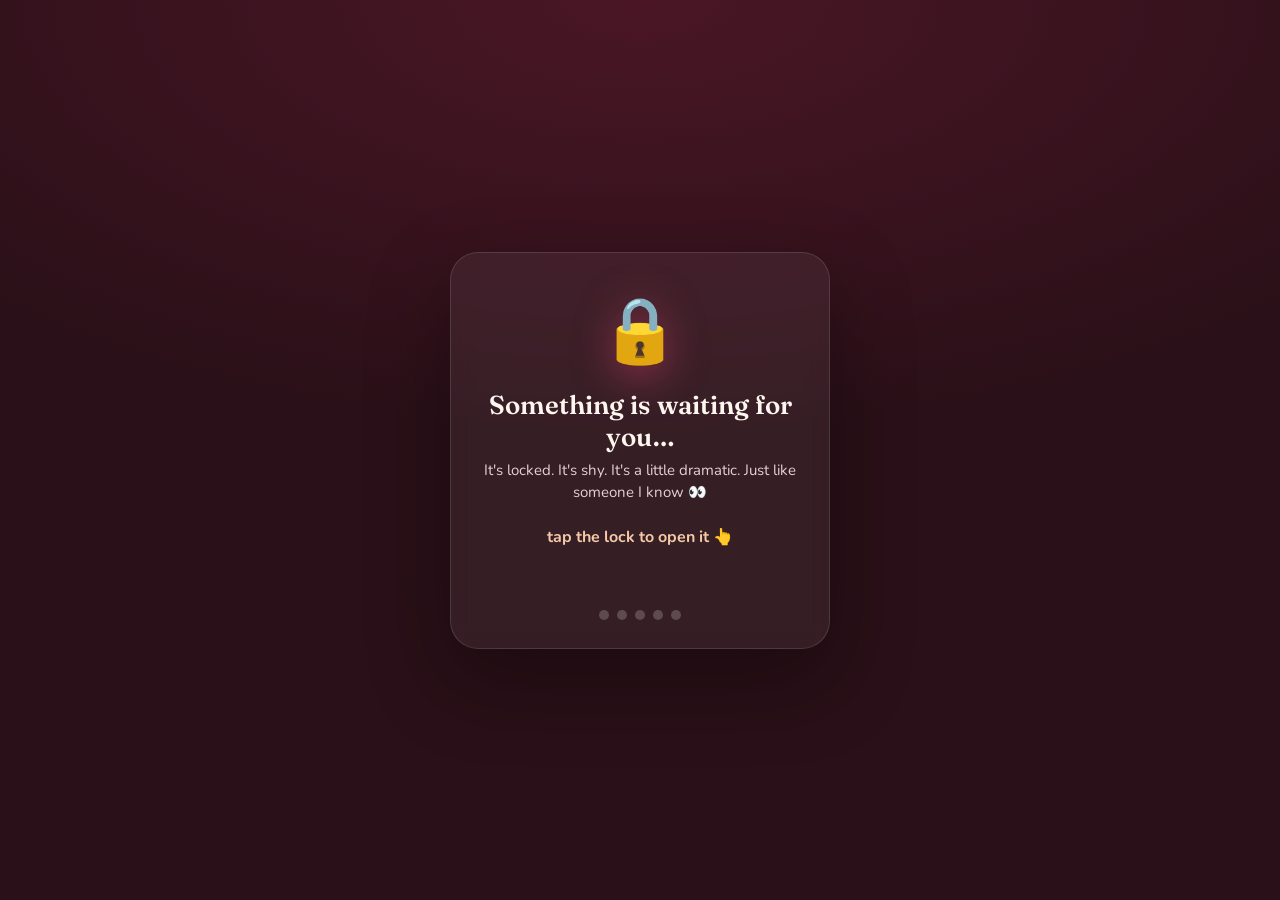
<file: elza-birthday/index.html>
<!doctype html>
<html lang="en">
<head>
<meta charset="utf-8">
<meta name="viewport" content="width=device-width, initial-scale=1, viewport-fit=cut">
<title>For Elzumma ❤️</title>
<meta name="description" content="Something only for you. 🔒">
<meta property="og:title" content="For Elzumma ❤️">
<meta property="og:description" content="Something only for you. Unlock it 🔒">
<meta name="theme-color" content="#2a1018">
<link rel="icon" href="data:image/svg+xml,<svg xmlns='http://www.w3.org/2000/svg' viewBox='0 0 100 100'><text y='.9em' font-size='90'>❤️</text></svg>">
<link rel="preconnect" href="https://fonts.googleapis.com">
<link rel="preconnect" href="https://fonts.gstatic.com" crossorigin>
<link href="https://fonts.googleapis.com/css2?family=Dancing+Script:wght@600;700&family=Fraunces:ital,opsz,wght@0,9..144,400;0,9..144,600;1,9..144,400&family=Nunito:wght@400;600;700&display=swap" rel="stylesheet">
<style>
  :root{
    --bg:#2a1018; --bg2:#4a1626; --rose:#e8456b; --rose-soft:#ff8fab; --peach:#f6c9a8;
    --cream:#fff7ef; --ink:#3b1d22; --gold:#e9b872; --muted:#8a6a6f;
  }
  *{box-sizing:border-box;margin:0;padding:0}
  html,body{height:100%}
  body{
    font-family:'Nunito',system-ui,sans-serif; color:var(--cream);
    background:radial-gradient(120% 80% at 50% 0%, var(--bg2) 0%, var(--bg) 60%) fixed, var(--bg);
    overflow-x:hidden; -webkit-tap-highlight-color:transparent;
  }
  button{font:inherit;cursor:pointer;border:0}
  #fx{position:fixed;inset:0;pointer-events:none;z-index:50}
  .hearts{position:fixed;inset:0;pointer-events:none;overflow:hidden;z-index:0}
  .hearts span{position:absolute;bottom:-40px;animation:rise linear infinite;opacity:.0}
  @keyframes rise{0%{transform:translateY(0) rotate(0);opacity:0}10%{opacity:.55}100%{transform:translateY(-110vh) rotate(40deg);opacity:0}}

  /* ---------- LOCK ---------- */
  #lock{position:fixed;inset:0;display:flex;align-items:center;justify-content:center;padding:24px 16px;z-index:10;transition:opacity .9s ease, transform .9s ease}
  #lock.gone{opacity:0;transform:scale(1.08);pointer-events:none}
  .lockcard{width:100%;max-width:380px;text-align:center;background:rgba(255,255,255,.06);border:1px solid rgba(255,255,255,.12);
    border-radius:28px;padding:34px 24px 28px;backdrop-filter:blur(10px);-webkit-backdrop-filter:blur(10px);box-shadow:0 30px 80px rgba(0,0,0,.35)}
  .padlock{font-size:64px;display:inline-block;filter:drop-shadow(0 8px 20px rgba(232,69,107,.5));animation:bob 2.4s ease-in-out infinite}
  @keyframes bob{50%{transform:translateY(-6px)}}
  .lockcard h1{font-family:'Fraunces',serif;font-weight:600;font-size:26px;margin:14px 0 6px}
  .lockcard p{color:#e9cfd4;font-size:15px;line-height:1.5}
  .q{margin-top:22px;font-weight:700;font-size:16px;color:var(--peach)}
  .field{margin-top:12px;display:flex;gap:8px}
  .field input{flex:1;min-width:0;padding:14px 16px;border-radius:14px;border:1px solid rgba(255,255,255,.2);background:rgba(0,0,0,.25);color:#fff;font:inherit;font-size:16px;outline:none}
  .field input:focus{border-color:var(--rose-soft)}
  .field button{padding:0 18px;border-radius:14px;background:var(--rose);color:#fff;font-weight:700;font-size:20px}
  .msg{min-height:44px;margin-top:12px;font-size:14px;color:#ffd3dc;line-height:1.45}
  .shake{animation:shake .45s}
  @keyframes shake{20%,60%{transform:translateX(-8px)}40%,80%{transform:translateX(8px)}}
  .padlock{cursor:pointer;user-select:none}.dots{display:flex;gap:8px;justify-content:center;margin-top:6px}.dots i{width:10px;height:10px;border-radius:50%;background:rgba(255,255,255,.2);transition:background .3s,transform .3s}.dots i.on{background:var(--rose-soft);transform:scale(1.3)}
  .hintbtn{background:none;color:#c9a3ab;font-size:13px;text-decoration:underline;margin-top:4px}

  /* ---------- MAIN ---------- */
  main{position:relative;z-index:1;display:none}
  main.on{display:block}
  section{min-height:100svh;display:flex;flex-direction:column;align-items:center;justify-content:center;padding:64px 16px;text-align:center;position:relative}
  .reveal{opacity:0;transform:translateY(30px);transition:opacity 1s ease, transform 1s ease}
  .reveal.in{opacity:1;transform:none}

  .eyebrow{letter-spacing:.3em;text-transform:uppercase;font-size:12px;color:var(--peach);font-weight:700}
  .script{font-family:'Dancing Script',cursive;font-weight:700}
  .hero h2{font-family:'Dancing Script',cursive;font-size:clamp(52px,15vw,120px);line-height:1;margin:14px 0 4px;
    background:linear-gradient(90deg,var(--peach),var(--rose-soft),var(--gold),var(--peach));background-size:300% 100%;
    -webkit-background-clip:text;background-clip:text;color:transparent;animation:shine 6s linear infinite}
  @keyframes shine{to{background-position:300% 0}}
  .hero .name{font-family:'Fraunces',serif;font-size:clamp(28px,8vw,48px);font-style:italic}
  .hero .sub{margin-top:18px;color:#e9cfd4;max-width:420px;line-height:1.6}
  .heroimg{width:min(260px,62vw);aspect-ratio:3/4;border-radius:200px 200px 24px 24px;object-fit:cover;object-position:50% 30%;
    border:4px solid rgba(255,255,255,.85);box-shadow:0 20px 60px rgba(232,69,107,.35);margin-bottom:22px}
  .scroll{position:absolute;bottom:22px;font-size:13px;color:#c9a3ab;animation:bob 2s ease-in-out infinite}

  /* cake */
  .cakewrap{position:relative;width:220px;height:230px;margin:26px auto 10px;cursor:pointer}
  .plate{position:absolute;bottom:0;left:-10px;right:-10px;height:18px;border-radius:50%;background:#f1e3d6;box-shadow:0 8px 20px rgba(0,0,0,.3)}
  .tier{position:absolute;left:50%;transform:translateX(-50%);border-radius:14px 14px 10px 10px}
  .t1{bottom:10px;width:200px;height:80px;background:linear-gradient(#f7a6b9,#e8789a)}
  .t2{bottom:86px;width:150px;height:64px;background:linear-gradient(#fff1e6,#f6d5c0)}
  .drip{position:absolute;top:0;left:0;right:0;height:18px;background:radial-gradient(circle at 10px 0,#fff 10px,transparent 11px) 0 0/20px 18px repeat-x}
  .t2 .drip{background:radial-gradient(circle at 10px 0,#e8456b 10px,transparent 11px) 0 0/20px 18px repeat-x}
  .candle{position:absolute;bottom:148px;left:50%;transform:translateX(-50%);width:12px;height:46px;border-radius:4px;
    background:repeating-linear-gradient(45deg,#fff 0 6px,#ff8fab 6px 12px)}
  .flame{position:absolute;left:50%;top:-28px;width:16px;height:26px;margin-left:-8px;border-radius:50% 50% 50% 50%/60% 60% 40% 40%;
    background:radial-gradient(circle at 50% 70%,#fff 0 20%,#ffd76a 40%,#ff8a3d 75%,transparent 76%);animation:flick .12s infinite alternate;transform-origin:50% 100%;
    box-shadow:0 0 30px 10px rgba(255,190,90,.45)}
  @keyframes flick{to{transform:scale(.92,1.06) rotate(2deg)}}
  .flame.out{animation:none;opacity:0;transition:opacity .4s}
  .smoke{position:absolute;left:50%;top:-30px;width:8px;height:8px;margin-left:-4px;border-radius:50%;background:rgba(220,220,220,.6);opacity:0}
  .smoke.go{animation:smoke 1.6s ease-out forwards}
  @keyframes smoke{0%{opacity:.7;transform:translateY(0) scale(1)}100%{opacity:0;transform:translateY(-70px) scale(4)}}
  .pill{display:inline-block;margin-top:14px;padding:12px 22px;border-radius:999px;background:var(--rose);color:#fff;font-weight:700;box-shadow:0 10px 30px rgba(232,69,107,.4)}
  .pill.ghost{background:rgba(255,255,255,.1);box-shadow:none;border:1px solid rgba(255,255,255,.2)}
  .wish{min-height:52px;margin-top:14px;color:var(--peach);font-size:17px;max-width:360px;line-height:1.5}

  /* envelope + letter */
  .env{position:relative;width:min(320px,86vw);aspect-ratio:3/2;margin:28px auto 8px;cursor:pointer;perspective:800px}
  .env .back{position:absolute;inset:0;background:#d9586f;border-radius:10px;box-shadow:0 20px 50px rgba(0,0,0,.35)}
  .env .front{position:absolute;inset:0;border-radius:10px;background:
      linear-gradient(to top right,#e8697f 50%,transparent 50.5%) left/50.5% 100% no-repeat,
      linear-gradient(to top left,#e8697f 50%,transparent 50.5%) right/50.5% 100% no-repeat;z-index:3}
  .env .flap{position:absolute;left:0;right:0;top:0;height:62%;z-index:4;transform-origin:top;transition:transform .8s ease, z-index 0s .4s;
      background:linear-gradient(to bottom,#c94a63,#b83f58);clip-path:polygon(0 0,100% 0,50% 100%)}
  .env .seal{position:absolute;left:50%;top:52%;transform:translate(-50%,-50%);z-index:5;font-size:34px;transition:opacity .3s}
  .env .paper{position:absolute;left:7%;right:7%;top:8%;bottom:6%;background:var(--cream);border-radius:6px;z-index:2;transition:transform .9s .5s ease;
      display:flex;align-items:center;justify-content:center;color:var(--rose);font-family:'Dancing Script',cursive;font-size:28px}
  .env.open .flap{transform:rotateX(180deg);z-index:1}
  .env.open .seal{opacity:0}
  .env.open .paper{transform:translateY(-55%)}

  .letter{display:none;width:100%;max-width:560px;margin:0 auto;text-align:left;background:var(--cream);color:var(--ink);
    border-radius:18px;padding:34px 24px 30px;box-shadow:0 30px 80px rgba(0,0,0,.4);position:relative;
    background-image:repeating-linear-gradient(transparent 0 31px,rgba(232,69,107,.12) 31px 32px);}
  .letter.on{display:block;animation:pop .7s ease}
  @keyframes pop{from{opacity:0;transform:translateY(30px) scale(.97)}}
  .letter h3{font-family:'Dancing Script',cursive;font-size:40px;color:var(--rose);margin-bottom:12px;line-height:1.1}
  .letter p{font-family:'Fraunces',serif;font-size:17px;line-height:1.75;margin-bottom:16px;opacity:0;transform:translateY(10px);transition:opacity .8s, transform .8s}
  .letter p.in{opacity:1;transform:none}
  .letter .sign{font-family:'Dancing Script',cursive;font-size:30px;color:var(--rose);text-align:right;margin-top:6px}
  .letter mark{background:linear-gradient(transparent 55%,rgba(255,143,171,.45) 55%);color:inherit;padding:0 2px}

  /* notice list */
  .notice{width:100%;max-width:520px;margin-left:auto;margin-right:auto;margin-top:24px;display:grid;grid-template-columns:1fr 1fr;gap:12px}
  .chip{background:rgba(255,255,255,.07);border:1px solid rgba(255,255,255,.14);border-radius:18px;padding:16px 12px;text-align:center;transition:transform .2s, background .3s;user-select:none}
  .chip .e{font-size:30px;display:block;margin-bottom:6px}
  .chip b{display:block;font-size:14px}
  .chip small{display:block;color:#d8b7be;font-size:12px;margin-top:4px;min-height:16px}
  .chip.seen{background:rgba(232,69,107,.22);border-color:var(--rose-soft)}
  .chip:active{transform:scale(.96)}
  .count{margin-top:18px;color:var(--peach);font-size:15px;min-height:22px}

  /* angry meter */
  .angry{width:100%;max-width:420px;margin-top:22px;background:rgba(255,255,255,.06);border:1px solid rgba(255,255,255,.14);border-radius:24px;padding:24px 20px}
  .face{font-size:84px;line-height:1;transition:transform .2s}
  .angry input[type=range]{width:100%;margin:18px 0 8px;accent-color:var(--rose)}
  .meterlabel{font-size:15px;color:#ffd3dc;min-height:44px;line-height:1.45}

  /* gallery */
  .gallery{display:flex;flex-wrap:wrap;justify-content:center;gap:22px 18px;max-width:900px;margin-top:30px}
  .pol{background:#fff;padding:10px 10px 0;width:min(240px,42vw);box-shadow:0 18px 40px rgba(0,0,0,.4);border-radius:4px;transition:transform .35s ease;cursor:pointer}
  .pol img{width:100%;aspect-ratio:3/4;object-fit:cover;display:block;background:#eee}
  .pol figcaption{font-family:'Dancing Script',cursive;color:var(--ink);font-size:clamp(16px,4.2vw,21px);padding:8px 2px 12px;line-height:1.15}
  .pol:nth-child(odd){transform:rotate(-3deg)}
  .pol:nth-child(even){transform:rotate(3deg)}
  .pol:hover,.pol:focus{transform:rotate(0) scale(1.04)}
  .lightbox{position:fixed;inset:0;background:rgba(20,6,10,.92);display:none;align-items:center;justify-content:center;z-index:60;padding:16px;flex-direction:column}
  .lightbox.on{display:flex}
  .lightbox img{max-width:100%;max-height:78vh;border-radius:10px;box-shadow:0 20px 60px rgba(0,0,0,.6)}
  .lightbox p{font-family:'Dancing Script',cursive;font-size:26px;margin-top:14px;color:var(--peach);text-align:center}

  .finale h2{font-family:'Dancing Script',cursive;font-size:clamp(44px,12vw,88px);color:var(--rose-soft);line-height:1.05}
  .finale p{margin-top:16px;color:#e9cfd4;font-size:17px;max-width:420px;line-height:1.6}
  .bigheart{font-size:90px;animation:beat 1.1s ease-in-out infinite;cursor:pointer;display:inline-block;margin-top:20px}
  @keyframes beat{0%,100%{transform:scale(1)}15%{transform:scale(1.18)}30%{transform:scale(1)}45%{transform:scale(1.12)}}
  .foot{margin-top:28px;font-size:12px;color:#a7868c}
  h4.sec{font-family:'Fraunces',serif;font-weight:600;font-size:clamp(26px,7vw,38px);margin-top:10px}
  .lead{color:#e9cfd4;max-width:440px;line-height:1.6;margin-top:10px}
  @media (prefers-reduced-motion:reduce){*{animation:none!important;transition:none!important}}
</style>
</head>
<body>
<canvas id="fx"></canvas>
<div class="hearts" id="hearts"></div>

<!-- ================= LOCK ================= -->
<div id="lock">
  <div class="lockcard" id="lockcard">
    <div class="padlock" id="padlock">🔒</div>
    <h1>Something is waiting for you…</h1>
    <p>It's locked. It's shy. It's a little dramatic. Just like someone I know 👀</p>
    <div class="q" id="tapq">tap the lock to open it 👆</div>
    <div class="msg" id="msg"></div>
    <div class="dots" id="dots"><i></i><i></i><i></i><i></i><i></i></div>
  </div>
</div>

<!-- ================= MAIN ================= -->
<main id="main">

  <section class="hero">
    <img class="heroimg reveal" src="img/elza2.jpg" alt="Elza smiling">
    <div class="eyebrow reveal">today is all about you</div>
    <h2 class="reveal">Happy Birthday</h2>
    <div class="name reveal">Elzumma ❤️</div>
    <p class="sub reveal">I made you a little something. There are surprises hidden all the way down, so scroll slowly and don't skip anything 👀</p>
    <div class="scroll">scroll ↓</div>
  </section>

  <section>
    <div class="eyebrow reveal">step one</div>
    <h4 class="sec reveal">Make a wish, Elzukutta</h4>
    <p class="lead reveal">Close your eyes, think of something good, then tap the candle to blow it out 🕯️</p>
    <div class="cakewrap reveal" id="cake" role="button" aria-label="Blow out the candle" tabindex="0">
      <div class="plate"></div>
      <div class="tier t1"><div class="drip"></div></div>
      <div class="tier t2"><div class="drip"></div></div>
      <div class="candle"><div class="flame" id="flame"></div><div class="smoke" id="smoke"></div></div>
    </div>
    <div class="wish" id="wish"></div>
  </section>

  <section>
    <div class="eyebrow reveal">step two</div>
    <h4 class="sec reveal">You've got a letter 💌</h4>
    <p class="lead reveal">Tap the envelope.</p>
    <div class="env reveal" id="env" role="button" aria-label="Open the letter" tabindex="0">
      <div class="back"></div>
      <div class="paper">for you ❤️</div>
      <div class="front"></div>
      <div class="flap"></div>
      <div class="seal">💗</div>
    </div>
    <article class="letter" id="letter">
      <h3>Dear Elzukutta,</h3>
      <p>I hope this year gives you so many reasons to smile that your cheeks get tired.</p>
      <p>Happy birthday, Elzumma. You're my favourite everything ❤️</p>
      <div class="sign">Yours always,<br>Aju</div>
    </article>
  </section>

  <section>
    <div class="eyebrow reveal">step three</div>
    <h4 class="sec reveal">Things you think I don't notice</h4>
    <p class="lead reveal">Tap each one. (Yes, I notice all of them.)</p>
    <div class="notice reveal" id="notice">
      <div class="chip" data-k="nails"><span class="e">💅</span><b>Red nail polish</b><small></small></div>
      <div class="chip" data-k="brows"><span class="e">✨</span><b>Thick eyebrows</b><small></small></div>
      <div class="chip" data-k="shoes"><span class="e">👟</span><b>White shoes</b><small></small></div>
      <div class="chip" data-k="band"><span class="e">🎀</span><b>Hair bands</b><small></small></div>
      <div class="chip" data-k="hair"><span class="e">🦋</span><b>Butterfly hairstyle</b><small></small></div>
      <div class="chip" data-k="anklet"><span class="e">🔔</span><b>Golden anklets</b><small></small></div>
    </div>
    <div class="count" id="count"></div>
  </section>

  <section>
    <div class="eyebrow reveal">step four</div>
    <h4 class="sec reveal">The Elzu angry‑o‑meter</h4>
    <p class="lead reveal">Slide it. Watch what happens to the cuteness.</p>
    <div class="angry reveal">
      <div class="face" id="face">😊</div>
      <input type="range" id="anger" min="0" max="4" step="1" value="0" aria-label="Angry level">
      <div class="meterlabel" id="meterlabel">Calm Elzu. Smiling. My favourite thing.</div>
    </div>
  </section>

  <section>
    <div class="eyebrow reveal">step five</div>
    <h4 class="sec reveal">Exhibit A: proof you're unfair</h4>
    <p class="lead reveal">Tap a photo.</p>
    <div class="gallery" id="gallery">
      <figure class="pol reveal" tabindex="0"><img src="img/elza1.jpg" alt="" loading="lazy"><figcaption>red nails, gold bangles, that laugh. noticed. 💅</figcaption></figure>
      <figure class="pol reveal" tabindex="0"><img src="img/elza2.jpg" alt="" loading="lazy"><figcaption>this smile is literally my favourite thing</figcaption></figure>
      <figure class="pol reveal" tabindex="0"><img src="img/elza3.jpg" alt="" loading="lazy"><figcaption>the serious face 😌 (cutest)</figcaption></figure>
      <figure class="pol reveal" tabindex="0"><img src="img/elza4.jpg" alt="" loading="lazy"><figcaption>new hairstyle? yes, I noticed.</figcaption></figure>
      <figure class="pol reveal" tabindex="0"><img src="img/elza5.jpg" alt="" loading="lazy"><figcaption>okay this one is just unfair</figcaption></figure>
    </div>
  </section>

  <section class="finale">
    <div class="eyebrow reveal">one last thing</div>
    <h2 class="reveal">Happy birthday,<br>my favourite girl</h2>
    <p class="reveal">You're a year older now, but I'm still going to annoy you exactly the same amount. Love you, Elzukutta ❤️</p>
    <div class="bigheart reveal" id="bigheart" role="button" aria-label="Celebrate" tabindex="0">❤️</div>
    <p class="foot">tap the heart as many times as you want</p>
  </section>
</main>

<div class="lightbox" id="lightbox"><img id="lbimg" alt=""><p id="lbcap"></p></div>

<script>
(() => {
  /* ---------- floating hearts ---------- */
  const H = document.getElementById('hearts'), sym = ['❤','💗','💕','✨','💖'];
  for (let i = 0; i < 18; i++) {
    const s = document.createElement('span');
    s.textContent = sym[i % sym.length];
    s.style.left = Math.random() * 100 + 'vw';
    s.style.fontSize = 12 + Math.random() * 18 + 'px';
    s.style.animationDuration = 9 + Math.random() * 10 + 's';
    s.style.animationDelay = -Math.random() * 18 + 's';
    H.appendChild(s);
  }

  /* ---------- confetti ---------- */
  const cv = document.getElementById('fx'), cx = cv.getContext('2d');
  let parts = [], running = false;
  const fit = () => { const d = devicePixelRatio || 1; cv.width = innerWidth * d; cv.height = innerHeight * d; cx.setTransform(d,0,0,d,0,0); };
  fit(); addEventListener('resize', fit);
  const cols = ['#ff8fab','#e8456b','#f6c9a8','#e9b872','#fff7ef','#ffd76a'];
  function burst(x = innerWidth/2, y = innerHeight/2, n = 140, hearts = false) {
    for (let i = 0; i < n; i++) {
      const a = Math.random() * Math.PI * 2, v = 4 + Math.random() * 9;
      parts.push({x, y, vx: Math.cos(a)*v, vy: Math.sin(a)*v - 5, g: .22 + Math.random()*.1, r: Math.random()*6.28, vr: (Math.random()-.5)*.3,
        w: 6 + Math.random()*6, h: 4 + Math.random()*6, c: cols[i % cols.length], life: 0, max: 120 + Math.random()*60, heart: hearts && Math.random() < .5});
    }
    if (!running) { running = true; requestAnimationFrame(tick); }
  }
  function tick() {
    cx.clearRect(0,0,innerWidth,innerHeight);
    parts = parts.filter(p => p.life < p.max && p.y < innerHeight + 40);
    for (const p of parts) {
      p.life++; p.vx *= .985; p.vy += p.g; p.x += p.vx; p.y += p.vy; p.r += p.vr;
      cx.save(); cx.globalAlpha = Math.max(0, 1 - p.life / p.max); cx.translate(p.x, p.y); cx.rotate(p.r); cx.fillStyle = p.c;
      if (p.heart) { cx.font = '16px serif'; cx.fillText('❤', -6, 6); } else cx.fillRect(-p.w/2, -p.h/2, p.w, p.h);
      cx.restore();
    }
    if (parts.length) requestAnimationFrame(tick); else { running = false; cx.clearRect(0,0,innerWidth,innerHeight); }
  }

  /* ---------- sound (tiny synth, no files) ---------- */
  let ac;
  const audio = () => (ac ||= new (window.AudioContext || window.webkitAudioContext)());
  function bell(freq, t0 = 0, dur = .6, vol = .12) {
    const a = audio(), t = a.currentTime + t0, o = a.createOscillator(), g = a.createGain();
    o.type = 'sine'; o.frequency.value = freq;
    g.gain.setValueAtTime(0, t); g.gain.linearRampToValueAtTime(vol, t + .01); g.gain.exponentialRampToValueAtTime(.0001, t + dur);
    o.connect(g).connect(a.destination); o.start(t); o.stop(t + dur + .05);
  }
  function jingle() { // anklet chime
    [2637, 3136, 2794, 3520, 2960, 3322, 2637, 3729].forEach((f, i) => bell(f + Math.random()*40, i * .055 + Math.random()*.02, .35, .05));
  }
  function happyBirthday() {
    // C C D C F E | C C D C G F
    const n = {C:523.25,D:587.33,E:659.25,F:698.46,G:783.99};
    const seq = [['C',.0,.3],['C',.35,.2],['D',.6,.5],['C',1.15,.5],['F',1.7,.5],['E',2.25,.9],
                 ['C',3.3,.3],['C',3.65,.2],['D',3.9,.5],['C',4.45,.5],['G',5.0,.5],['F',5.55,.9]];
    seq.forEach(([k,t,d]) => { bell(n[k], t, d + .4, .1); bell(n[k]*2, t, d, .025); });
  }

  /* ---------- unlock ---------- */
  const teases = [
    "Hmm. It's stuck. Try again 🤔",
    "It moved a little! Keep going…",
    "I can hear it giggling in there 🤭",
    "Almost… it says only cute people can open it",
    "Okay fine. You qualify. Obviously. 🥹",
  ];
  let taps = 0;
  const lockcard = document.getElementById('lockcard'), msg = document.getElementById('msg'), pad = document.getElementById('padlock'), dots = document.querySelectorAll('#dots i');
  pad.addEventListener('click', () => {
    if (taps >= teases.length) return;
    try { audio().resume(); bell(700 + taps * 120, 0, .25, .08); } catch {}
    msg.textContent = teases[taps]; dots[taps].classList.add('on'); taps++;
    document.getElementById('tapq').textContent = taps < teases.length ? 'keep tapping 👆' : '';
    lockcard.classList.remove('shake'); void lockcard.offsetWidth; lockcard.classList.add('shake');
    const r = pad.getBoundingClientRect(); burst(r.left + r.width/2, r.top + r.height/2, 12 + taps * 8, true);
    if (taps === teases.length) unlock();
  });

  function unlock() {
    document.getElementById('padlock').textContent = '🔓';
        try { audio().resume(); } catch {}
    setTimeout(() => {
      document.getElementById('lock').classList.add('gone');
      document.getElementById('main').classList.add('on');
      scrollTo(0,0);
      observe();
      burst(innerWidth/2, innerHeight*.4, 200, true);
      setTimeout(() => burst(innerWidth*.2, innerHeight*.3, 90), 400);
      setTimeout(() => burst(innerWidth*.8, innerHeight*.3, 90), 700);
      try { happyBirthday(); } catch {}
    }, 1300);
  }

  /* ---------- reveal on scroll ---------- */
  function observe() {
    const io = new IntersectionObserver(es => es.forEach(e => { if (e.isIntersecting) { e.target.classList.add('in'); io.unobserve(e.target); } }), {threshold: .15});
    document.querySelectorAll('.reveal').forEach((el, i) => { el.style.transitionDelay = (i % 4) * 120 + 'ms'; io.observe(el); });
  }

  /* ---------- cake ---------- */
  const cake = document.getElementById('cake'), flame = document.getElementById('flame'), smoke = document.getElementById('smoke'), wish = document.getElementById('wish');
  let blown = false;
  function blow() {
    if (blown) { flame.classList.remove('out'); smoke.classList.remove('go'); blown = false; wish.textContent = 'Lit again. Make another wish 😌'; return; }
    blown = true; flame.classList.add('out'); smoke.classList.remove('go'); void smoke.offsetWidth; smoke.classList.add('go');
    const r = cake.getBoundingClientRect(); burst(r.left + r.width/2, r.top + 20, 160, true);
    try { happyBirthday(); } catch {}
    wish.textContent = "Wish made ✨ I hope every single bit of it comes true, Elzukutta.";
  }
  cake.addEventListener('click', blow);
  cake.addEventListener('keydown', e => { if (e.key === 'Enter' || e.key === ' ') { e.preventDefault(); blow(); } });

  /* ---------- envelope ---------- */
  const env = document.getElementById('env'), letter = document.getElementById('letter');
  function openEnv() {
    if (env.classList.contains('open')) return;
    env.classList.add('open');
    try { bell(880, 0, .4, .08); bell(1320, .12, .5, .06); } catch {}
    setTimeout(() => {
      env.style.display = 'none'; letter.classList.add('on');
      letter.scrollIntoView({behavior: 'smooth', block: 'start'});
      letter.querySelectorAll('p').forEach((p, i) => setTimeout(() => p.classList.add('in'), 400 + i * 900));
    }, 1500);
  }
  env.addEventListener('click', openEnv);
  env.addEventListener('keydown', e => { if (e.key === 'Enter' || e.key === ' ') { e.preventDefault(); openEnv(); } });

  /* ---------- notice chips ---------- */
  const lines = {
    nails: "Red. Always noticed. Always cute.",
    brows: "Those brows deserve their own fan page.",
    shoes: "Always spotless. How?? 🤔",
    band: "I know which one you picked today.",
    hair: "Butterfly hair = instant heart attack 🦋",
    anklet: "✨ golden jingle, my favourite sound",
  };
  const seen = new Set(), countEl = document.getElementById('count');
  document.querySelectorAll('.chip').forEach(c => c.addEventListener('click', () => {
    const k = c.dataset.k;
    c.classList.add('seen'); c.querySelector('small').textContent = lines[k];
    try { k === 'anklet' ? jingle() : bell(1046 + seen.size * 120, 0, .35, .06); } catch {}
    seen.add(k);
    countEl.textContent = seen.size < 6 ? `${seen.size} / 6 noticed` : "6 / 6. Told you. I notice everything ❤️";
    if (seen.size === 6 && !countEl.dataset.done) { countEl.dataset.done = 1; const r = countEl.getBoundingClientRect(); burst(innerWidth/2, r.top, 120, true); }
  }));

  /* ---------- angry meter ---------- */
  const faces = [
    ['😊', "Calm Elzu. Smiling. My favourite thing."],
    ['😐', "Hmm. Slight eyebrow. Still very cute."],
    ['😒', "That look. I know that look. Cuteness rising 📈"],
    ['😤', "Serious little face activated. Dangerously cute."],
    ['😠', "MAXIMUM ANGRY = MAXIMUM CUTE. (I know you're angry I said that 😌)"],
  ];
  const face = document.getElementById('face'), ml = document.getElementById('meterlabel'), anger = document.getElementById('anger');
  anger.addEventListener('input', () => {
    const [f, t] = faces[anger.value]; face.textContent = f; ml.textContent = t;
    face.style.transform = `scale(${1 + anger.value * .08}) rotate(${anger.value % 2 ? -4 : 4}deg)`;
    if (anger.value == 4) { const r = face.getBoundingClientRect(); burst(r.left + r.width/2, r.top + r.height/2, 60, true); }
  });

  /* ---------- gallery lightbox ---------- */
  const lb = document.getElementById('lightbox'), lbimg = document.getElementById('lbimg'), lbcap = document.getElementById('lbcap');
  document.querySelectorAll('.pol').forEach(p => {
    const open = () => { lbimg.src = p.querySelector('img').src; lbcap.textContent = p.querySelector('figcaption').textContent; lb.classList.add('on'); };
    p.addEventListener('click', open);
    p.addEventListener('keydown', e => { if (e.key === 'Enter') open(); });
  });
  lb.addEventListener('click', () => lb.classList.remove('on'));

  /* ---------- finale heart ---------- */
  const bh = document.getElementById('bigheart');
  bh.addEventListener('click', () => { const r = bh.getBoundingClientRect(); burst(r.left + r.width/2, r.top + r.height/2, 120, true); try { bell(784,0,.5,.08); bell(1047,.1,.6,.06); } catch {} });
})();
</script>
</body>
</html>
</file>
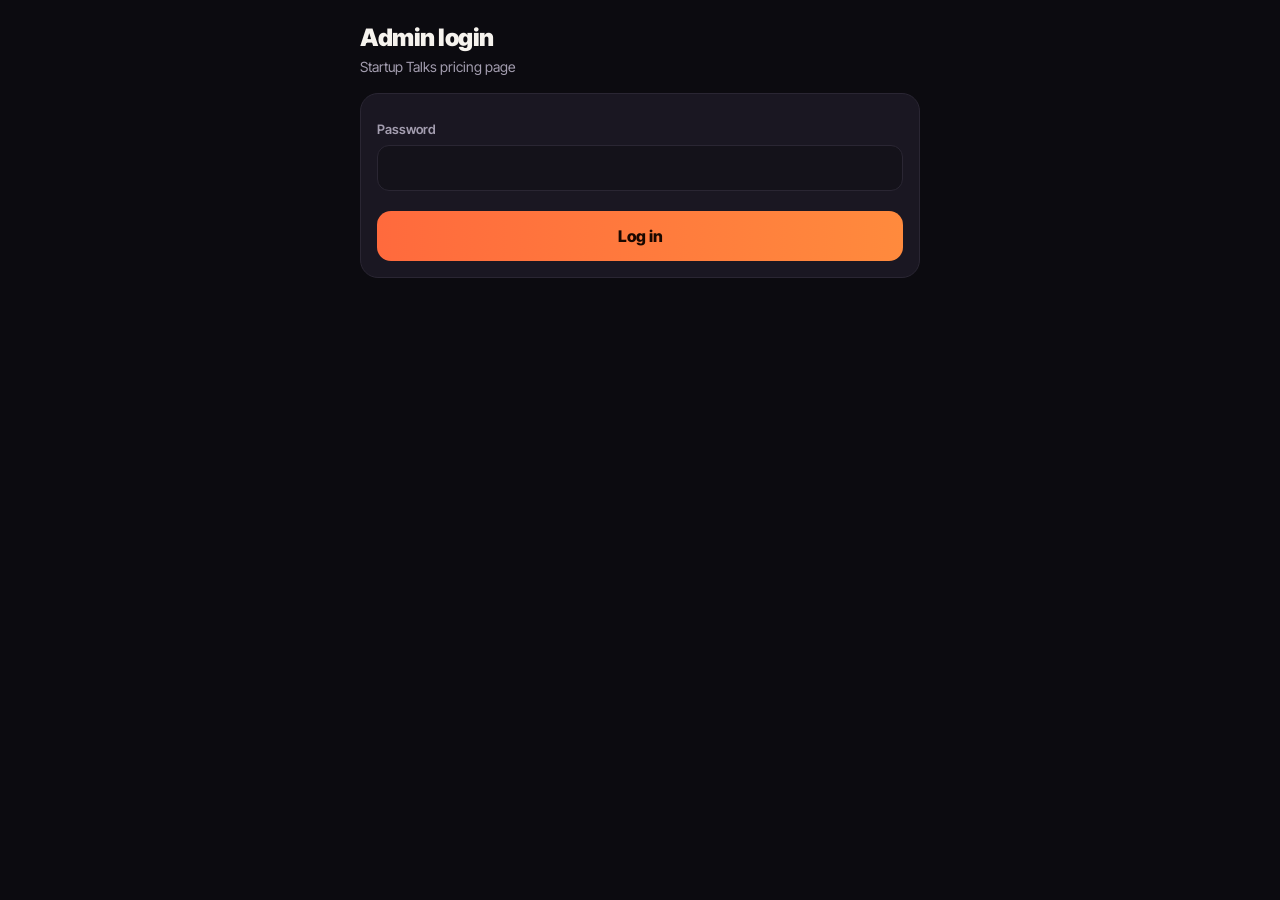
<file: pricing-page/admin.html>
<!doctype html>
<html lang="en">
<head>
<meta charset="utf-8">
<meta name="viewport" content="width=device-width, initial-scale=1">
<meta name="robots" content="noindex, nofollow">
<title>Startup Talks — Admin</title>
<link rel="preconnect" href="https://fonts.googleapis.com">
<link rel="preconnect" href="https://fonts.gstatic.com" crossorigin>
<link href="https://fonts.googleapis.com/css2?family=Inter+Tight:wght@500;600;700;800;900&display=swap" rel="stylesheet">
<style>
  :root{--bg:#0c0b10;--bg2:#14121a;--card:#1a1722;--line:#2a2633;--ink:#f6f3ee;--muted:#a49eb0;--dim:#6f6879;--accent:#ff6a3d;--accent2:#ffb547;--good:#3ddc84;--bad:#ff6b6b;--wa:#25d366;color-scheme:dark}
  *{box-sizing:border-box;margin:0;padding:0}
  body{background:var(--bg);color:var(--ink);font-family:"Inter Tight",system-ui,sans-serif;line-height:1.5;padding:20px 16px 120px}
  .wrap{max-width:560px;margin:0 auto}
  h1{font-size:24px;font-weight:900;letter-spacing:-.02em}
  .sub{color:var(--muted);font-size:14px;margin-bottom:16px}
  .card{background:var(--card);border:1px solid var(--line);border-radius:18px;padding:16px;margin-bottom:12px}
  .card h2{font-size:12px;letter-spacing:.12em;text-transform:uppercase;color:var(--accent2);margin-bottom:12px}
  label{display:block;font-size:13px;color:var(--muted);margin:10px 0 5px;font-weight:600}
  input,textarea{width:100%;background:var(--bg2);border:1px solid var(--line);border-radius:12px;padding:12px;color:var(--ink);font:600 16px "Inter Tight",sans-serif}
  input:focus,textarea:focus{outline:2px solid var(--accent);border-color:transparent}
  input:disabled{opacity:.6}
  textarea{min-height:70px;resize:vertical;font-weight:500;font-size:15px}
  .row{display:grid;grid-template-columns:1fr 1fr;gap:10px}
  .hint{font-size:12px;color:var(--dim);margin-top:4px}
  .btn{display:block;width:100%;border:0;border-radius:14px;padding:15px;font:800 16px "Inter Tight",sans-serif;cursor:pointer;background:linear-gradient(90deg,var(--accent),#ff8a3d);color:#1a0800;text-align:center;text-decoration:none}
  .btn:disabled{opacity:.6}
  .sm{background:var(--bg2);border:1px solid var(--line);color:var(--ink);padding:9px 12px;border-radius:10px;font:700 13px "Inter Tight",sans-serif;cursor:pointer;white-space:nowrap;text-decoration:none;display:inline-flex;align-items:center;gap:6px}
  .sm.danger{color:var(--bad)}
  .sm.wa{background:var(--wa);border-color:var(--wa);color:#04210f}
  .tabs{display:grid;grid-template-columns:1fr 1fr;gap:6px;background:var(--bg2);border:1px solid var(--line);border-radius:14px;padding:4px;margin-bottom:14px}
  .tabs button{border:0;background:none;color:var(--muted);padding:10px;border-radius:10px;font:700 14px "Inter Tight",sans-serif;cursor:pointer}
  .tabs button.on{background:var(--card);color:var(--ink)}
  .msg{font-size:14px;text-align:center;min-height:20px}
  .msg.ok{color:var(--good)} .msg.err{color:var(--bad)}
  .warn{background:rgba(255,181,71,.1);border:1px solid rgba(255,181,71,.4);color:#ffd79a;border-radius:14px;padding:12px 14px;font-size:14px;margin-bottom:14px}
  .top{display:flex;justify-content:space-between;align-items:flex-start;gap:10px}
  .offer{background:var(--card);border:1px solid var(--line);border-radius:16px;padding:14px;margin-bottom:10px}
  .offer .head{display:flex;justify-content:space-between;align-items:baseline;gap:10px}
  .offer .code{font-size:20px;font-weight:900;letter-spacing:.08em;color:var(--accent2)}
  .offer .price{font-weight:800;font-size:17px;white-space:nowrap}
  .offer .price s{color:var(--dim);font-weight:600;font-size:13px;margin-right:4px}
  .offer .who{color:var(--muted);font-size:14px}
  .offer .acts{display:flex;flex-wrap:wrap;gap:6px;margin-top:10px}
  .empty{text-align:center;color:var(--muted);padding:30px 10px;border:1px dashed var(--line);border-radius:16px}
  .search{margin-bottom:10px}
  .preview{background:linear-gradient(160deg,#221c26,#18151d);border:1px solid #3a2e33;border-radius:16px;padding:14px}
  .preview .lbl{font-size:12px;color:var(--accent2);font-weight:700}
  .preview s{color:var(--dim);font-weight:600;text-decoration-color:var(--accent)}
  .preview .now{font-size:34px;font-weight:900;letter-spacing:-.03em;line-height:1.1}
  .preview .meta{font-size:13px;color:var(--muted);margin-top:6px}
  .preview .save{color:var(--good);font-weight:700;font-size:13px}
  .codeRow{display:flex;gap:8px}
  .codeRow input{text-transform:uppercase;letter-spacing:.08em;font-weight:800}
  .toggle{display:flex;align-items:center;justify-content:space-between;gap:12px;font-size:15px;font-weight:600}
  .toggle input{width:auto;transform:scale(1.4)}
  .bar{position:fixed;left:0;right:0;bottom:0;padding:12px 16px calc(12px + env(safe-area-inset-bottom));background:linear-gradient(transparent,var(--bg) 30%)}
  .bar .wrap{display:grid;gap:6px}
  .back{background:none;border:0;color:var(--muted);font:700 14px "Inter Tight",sans-serif;cursor:pointer;margin-bottom:10px}
  a{color:var(--accent2)}
  [hidden]{display:none!important}
</style>
</head>
<body>
<div class="wrap">

  <!-- login -->
  <section id="login">
    <h1>Admin login</h1>
    <p class="sub">Startup Talks pricing page</p>
    <div class="card">
      <label for="pw">Password</label>
      <input id="pw" type="password" autocomplete="current-password">
      <p class="msg err" id="loginMsg"></p>
      <button class="btn" id="loginBtn">Log in</button>
    </div>
  </section>

  <section id="app" hidden>
    <div class="top">
      <div><h1>Pricing admin</h1><p class="sub"><a href="/" target="_blank">Open page ↗</a></p></div>
      <button class="sm" id="logout">Log out</button>
    </div>
    <div class="warn" id="storageWarn" hidden>⚠️ Storage isn't connected, so nothing can be saved. In Vercel open project <b>startuptalks-pricing</b> → <b>Storage</b> → connect your <b>Turso</b> database, then redeploy.</div>

    <div class="tabs"><button data-tab="codes" class="on">Client codes</button><button data-tab="settings">Default &amp; settings</button></div>

    <!-- codes list -->
    <div id="tab-codes">
      <button class="btn" id="newBtn" style="margin-bottom:12px">+ New client code</button>
      <input class="search" id="search" placeholder="Search code or client name">
      <div id="list"></div>
    </div>

    <!-- default & settings -->
    <div id="tab-settings" hidden>
      <div class="card">
        <h2>Page access</h2>
        <label class="toggle">Only show pricing with a code<input type="checkbox" id="s_requireCode"></label>
        <p class="hint">On: visitors without a code see the "Enter your offer code" screen. Off: they see the default offer below.</p>
      </div>
      <div id="defaultForm"></div>
      <div class="card">
        <h2>Page stats</h2>
        <div class="row">
          <div><label for="s_followers">Followers</label><input id="s_followers"></div>
          <div><label for="s_reach">Reach</label><input id="s_reach"></div>
        </div>
      </div>
      <div class="card">
        <h2>WhatsApp</h2>
        <label for="s_whatsapp">Number (with country code)</label><input id="s_whatsapp" inputmode="tel">
        <label for="s_whatsappMessage">Pre-filled message</label><textarea id="s_whatsappMessage"></textarea>
        <p class="hint">The client's code is added at the end automatically, e.g. "(Code: RAHUL10)".</p>
      </div>
    </div>

    <!-- edit / create a code -->
    <div id="editor" hidden>
      <button class="back" id="backBtn">← All codes</button>
      <h1 id="edTitle" style="margin-bottom:12px">New client code</h1>
      <div class="card">
        <h2>Client</h2>
        <label for="e_code">Code</label>
        <div class="codeRow"><input id="e_code" maxlength="32" autocomplete="off" placeholder="e.g. RAHUL10"><button class="sm" id="genBtn" type="button">🎲 Random</button></div>
        <p class="hint">Letters, numbers and dashes. Clients type this to see their offer.</p>
        <label for="e_clientName">Client name (optional)</label><input id="e_clientName" placeholder="Shown as “Hi Rahul, here's your personal offer”">
      </div>
      <div id="editForm"></div>
    </div>
  </section>
</div>

<div class="bar" id="bar" hidden>
  <div class="wrap">
    <p class="msg" id="saveMsg"></p>
    <button class="btn" id="save">Save</button>
  </div>
</div>

<template id="offerFields">
  <div class="card">
    <h2>Live preview</h2>
    <div class="preview">
      <div class="lbl" data-pv="label"></div>
      <s data-pv="was"></s>
      <div class="now" data-pv="now"></div>
      <div class="save" data-pv="save"></div>
      <div class="meta" data-pv="meta"></div>
    </div>
  </div>
  <div class="card">
    <h2>Price &amp; offer</h2>
    <div class="row">
      <div><label>Original price (₹)</label><input data-f="originalPrice" type="number" inputmode="numeric" min="0"></div>
      <div><label>Offer price (₹)</label><input data-f="offerPrice" type="number" inputmode="numeric" min="0"></div>
    </div>
    <p class="hint">Set both the same to hide the strike-through and "You save".</p>
    <label>Offer badge text</label><input data-f="offerLabel">
    <label>Offer valid till</label><input data-f="validTill" placeholder="e.g. Oct 30">
    <div class="row">
      <div><label>Advance %</label><input data-f="advancePercent" type="number" inputmode="numeric" min="0" max="100"></div>
      <div><label>Delivery (days)</label><input data-f="deliveryDays" type="number" inputmode="numeric" min="0"></div>
    </div>
  </div>
  <div class="card">
    <h2>Bonuses</h2>
    <label>Bonus 1</label><input data-f="bonus1">
    <label>Bonus 2</label><input data-f="bonus2">
    <label>Bonus 2 note</label><input data-f="bonus2Note">
  </div>
</template>

<script>
const OFFER_DEFAULTS = {
  offerLabel: "Selected Entrepreneurs Offer",
  originalPrice: 12000,
  offerPrice: 10000,
  validTill: "Oct 12",
  advancePercent: 50,
  deliveryDays: 2,
  bonus1: "Facebook Posting",
  bonus2: "Collab with Business Kerala",
  bonus2Note: "our secondary page · ~40K followers"
};
const SETTINGS_DEFAULTS = {
  requireCode: true,
  followers: "1L+",
  reach: "85L+",
  whatsapp: "919207519457",
  whatsappMessage: "Hi Startup Talks! I'm interested in the Branded Reel Promotion."
};
const NUM = ["originalPrice", "offerPrice", "advancePercent", "deliveryDays"];
const $ = id => document.getElementById(id);
const inr = n => "₹" + Number(n || 0).toLocaleString("en-IN");
const esc = s => String(s ?? "").replace(/[&<>"]/g, c => ({ "&": "&amp;", "<": "&lt;", ">": "&gt;", '"': "&quot;" }[c]));
let pw = "", state = { defaults: {}, settings: {}, offers: [] }, view = "codes", editing = null;
try { pw = sessionStorage.getItem("st_admin") || ""; } catch {}

async function api(body) {
  const r = await fetch("/api/config", { method: "POST", headers: { "Content-Type": "application/json", "x-admin-password": pw }, body: JSON.stringify(body) });
  const j = await r.json().catch(() => ({}));
  if (!r.ok) throw new Error(j.error || "Request failed");
  return j;
}

// offer form (used for both default and per-code)
function mountOfferForm(host) {
  host.innerHTML = "";
  host.appendChild($("offerFields").content.cloneNode(true));
  host.oninput = () => preview(host);
}
function fillOffer(host, data) {
  host.querySelectorAll("[data-f]").forEach(i => i.value = data[i.dataset.f] ?? "");
  preview(host);
}
function readOffer(host) {
  const c = {};
  host.querySelectorAll("[data-f]").forEach(i => c[i.dataset.f] = NUM.includes(i.dataset.f) ? Number(i.value) : i.value);
  return c;
}
function preview(host) {
  const c = readOffer(host), save = c.originalPrice - c.offerPrice, pv = k => host.querySelector(`[data-pv="${k}"]`);
  pv("label").textContent = c.offerLabel;
  pv("was").textContent = save > 0 ? inr(c.originalPrice) : "";
  pv("now").textContent = inr(c.offerPrice);
  pv("save").textContent = save > 0 ? "You save " + inr(save) : "";
  pv("meta").textContent = `Valid till ${c.validTill} · ${c.advancePercent}% advance = ${inr(Math.round(c.offerPrice * c.advancePercent / 100))} · ${c.deliveryDays} days`;
}
mountOfferForm($("defaultForm"));
mountOfferForm($("editForm"));

function linkFor(code) { return location.origin + "/?code=" + encodeURIComponent(code); }

function renderList() {
  const q = $("search").value.trim().toLowerCase();
  const items = state.offers.filter(o => !q || o.code.toLowerCase().includes(q) || (o.clientName || "").toLowerCase().includes(q));
  $("list").innerHTML = items.length ? items.map(o => {
    const save = o.originalPrice - o.offerPrice;
    const share = "https://wa.me/?text=" + encodeURIComponent(`Here's your exclusive Startup Talks offer 👇\n${linkFor(o.code)}\nCode: ${o.code}`);
    return `<div class="offer">
      <div class="head"><span class="code">${esc(o.code)}</span><span class="price">${save > 0 ? `<s>${inr(o.originalPrice)}</s>` : ""}${inr(o.offerPrice)}</span></div>
      <div class="who">${esc(o.clientName || "—")} · valid till ${esc(o.validTill || "—")}</div>
      <div class="acts">
        <button class="sm" data-copy="${esc(o.code)}">🔗 Copy link</button>
        <a class="sm wa" href="${share}" target="_blank" rel="noopener">Send on WhatsApp</a>
        <button class="sm" data-edit="${esc(o.code)}">✏️ Edit</button>
        <button class="sm danger" data-del="${esc(o.code)}">Delete</button>
      </div></div>`;
  }).join("") : `<div class="empty">${state.offers.length ? "No matches." : "No client codes yet.<br>Tap “+ New client code” to create one."}</div>`;
}

function show(v) {
  view = v;
  $("tab-codes").hidden = v !== "codes";
  $("tab-settings").hidden = v !== "settings";
  $("editor").hidden = v !== "editor";
  document.querySelector(".tabs").hidden = v === "editor";
  document.querySelectorAll(".tabs button").forEach(b => b.classList.toggle("on", b.dataset.tab === v));
  $("bar").hidden = v === "codes";
  $("save").textContent = v === "settings" ? "Save default & settings" : editing ? "Save changes" : "Create code";
  $("saveMsg").textContent = "";
  scrollTo(0, 0);
}

function openEditor(code) {
  editing = code || null;
  const o = code ? state.offers.find(x => x.code === code) : null;
  $("edTitle").textContent = code ? "Edit " + code : "New client code";
  $("e_code").value = code || "";
  $("e_code").disabled = !!code;
  $("genBtn").hidden = !!code;
  $("e_clientName").value = o?.clientName || "";
  fillOffer($("editForm"), { ...OFFER_DEFAULTS, ...state.defaults, ...(o || {}) });
  show("editor");
  if (!code) $("e_code").focus();
}

function randomCode() {
  const a = "ABCDEFGHJKMNPQRSTUVWXYZ23456789", b = new Uint32Array(6);
  crypto.getRandomValues(b);
  return "ST-" + [...b].map(x => a[x % a.length]).join("");
}

async function refresh() {
  state = await api({ action: "list" });
  fillOffer($("defaultForm"), { ...OFFER_DEFAULTS, ...state.defaults });
  const s = { ...SETTINGS_DEFAULTS, ...state.settings };
  $("s_requireCode").checked = !!s.requireCode;
  ["followers", "reach", "whatsapp", "whatsappMessage"].forEach(k => $("s_" + k).value = s[k]);
  renderList();
}

async function enter() {
  const v = await api({ action: "verify" });
  $("login").hidden = true; $("app").hidden = false;
  $("storageWarn").hidden = v.storage;
  show("codes");
  if (v.storage) await refresh(); else { fillOffer($("defaultForm"), OFFER_DEFAULTS); renderList(); }
}

$("loginBtn").onclick = async () => {
  pw = $("pw").value; $("loginMsg").textContent = "";
  try { await enter(); try { sessionStorage.setItem("st_admin", pw); } catch {} }
  catch (e) { $("loginMsg").textContent = e.message; }
};
$("pw").onkeydown = e => { if (e.key === "Enter") $("loginBtn").click(); };
$("logout").onclick = () => { try { sessionStorage.removeItem("st_admin"); } catch {} location.reload(); };
document.querySelectorAll(".tabs button").forEach(b => b.onclick = () => show(b.dataset.tab));
$("newBtn").onclick = () => openEditor(null);
$("backBtn").onclick = () => { editing = null; show("codes"); };
$("genBtn").onclick = () => { $("e_code").value = randomCode(); };
$("search").oninput = renderList;

$("list").onclick = async e => {
  const t = e.target.closest("button");
  if (!t) return;
  if (t.dataset.edit) openEditor(t.dataset.edit);
  if (t.dataset.copy) {
    const link = linkFor(t.dataset.copy);
    try { await navigator.clipboard.writeText(link); t.textContent = "✓ Copied"; }
    catch { prompt("Copy this link:", link); }
    setTimeout(() => t.textContent = "🔗 Copy link", 1500);
  }
  if (t.dataset.del && confirm(`Delete code ${t.dataset.del}? The client's link will stop working.`)) {
    try { await api({ action: "delete", code: t.dataset.del }); await refresh(); }
    catch (err) { alert(err.message); }
  }
};

$("save").onclick = async () => {
  const m = $("saveMsg"), b = $("save");
  const fail = msg => { m.className = "msg err"; m.textContent = msg; };
  b.disabled = true; m.className = "msg"; m.textContent = "Saving…";
  try {
    if (view === "settings") {
      const d = readOffer($("defaultForm"));
      if (d.offerPrice > d.originalPrice) return fail("Offer price is higher than the original price.");
      await api({ action: "save", code: "_default", data: d });
      await api({ action: "save", code: "_settings", data: {
        requireCode: $("s_requireCode").checked,
        followers: $("s_followers").value, reach: $("s_reach").value,
        whatsapp: $("s_whatsapp").value, whatsappMessage: $("s_whatsappMessage").value } });
      await refresh();
      m.className = "msg ok"; m.textContent = "✓ Saved — the live page is updated.";
    } else {
      const code = $("e_code").value.trim().toUpperCase();
      if (!/^[A-Z0-9-]{3,32}$/.test(code)) return fail("Code must be 3–32 letters, numbers or dashes.");
      const d = { ...readOffer($("editForm")), clientName: $("e_clientName").value };
      if (d.offerPrice > d.originalPrice) return fail("Offer price is higher than the original price.");
      await api({ action: "save", code, data: d, create: !editing });
      await refresh();
      editing = null; show("codes");
      $("search").value = ""; renderList();
    }
  } catch (e) { fail(e.message); }
  finally { b.disabled = false; }
};

if (pw) enter().catch(() => { pw = ""; });
</script>
</body>
</html>
</file>
